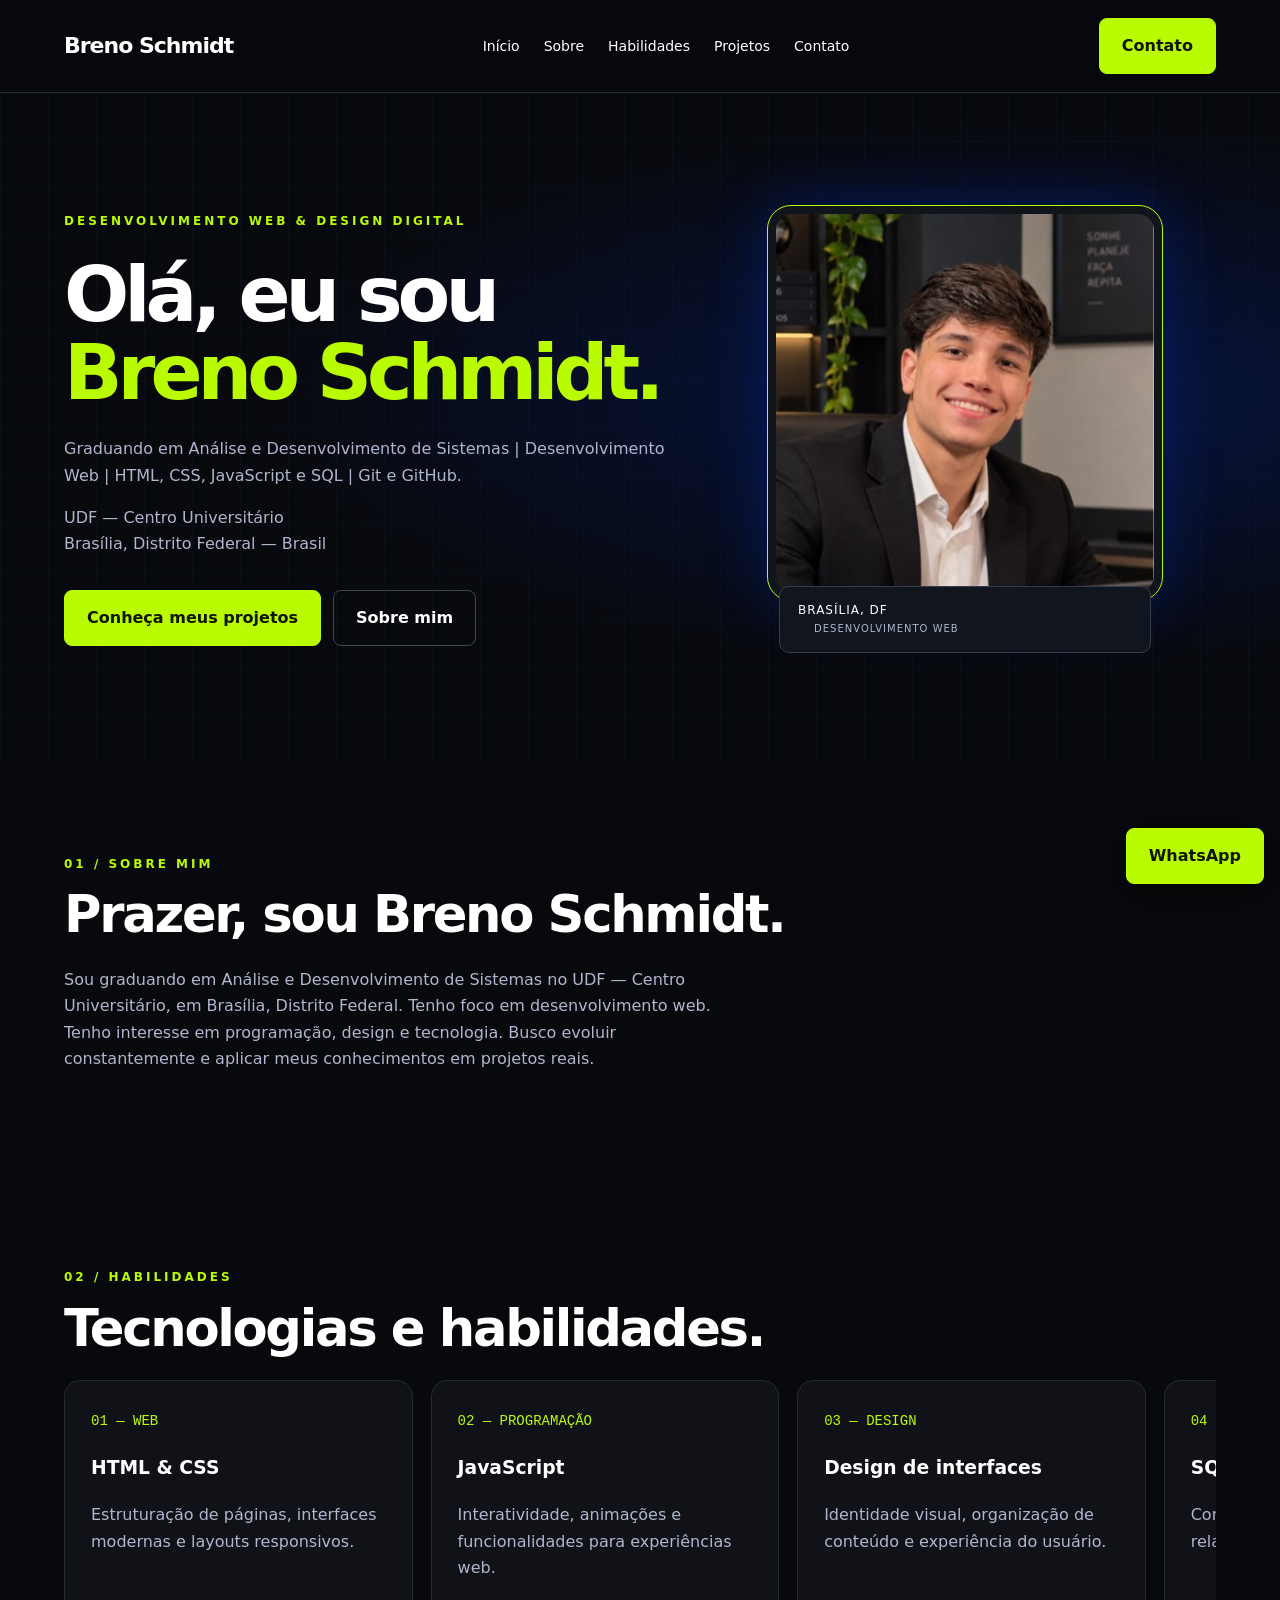
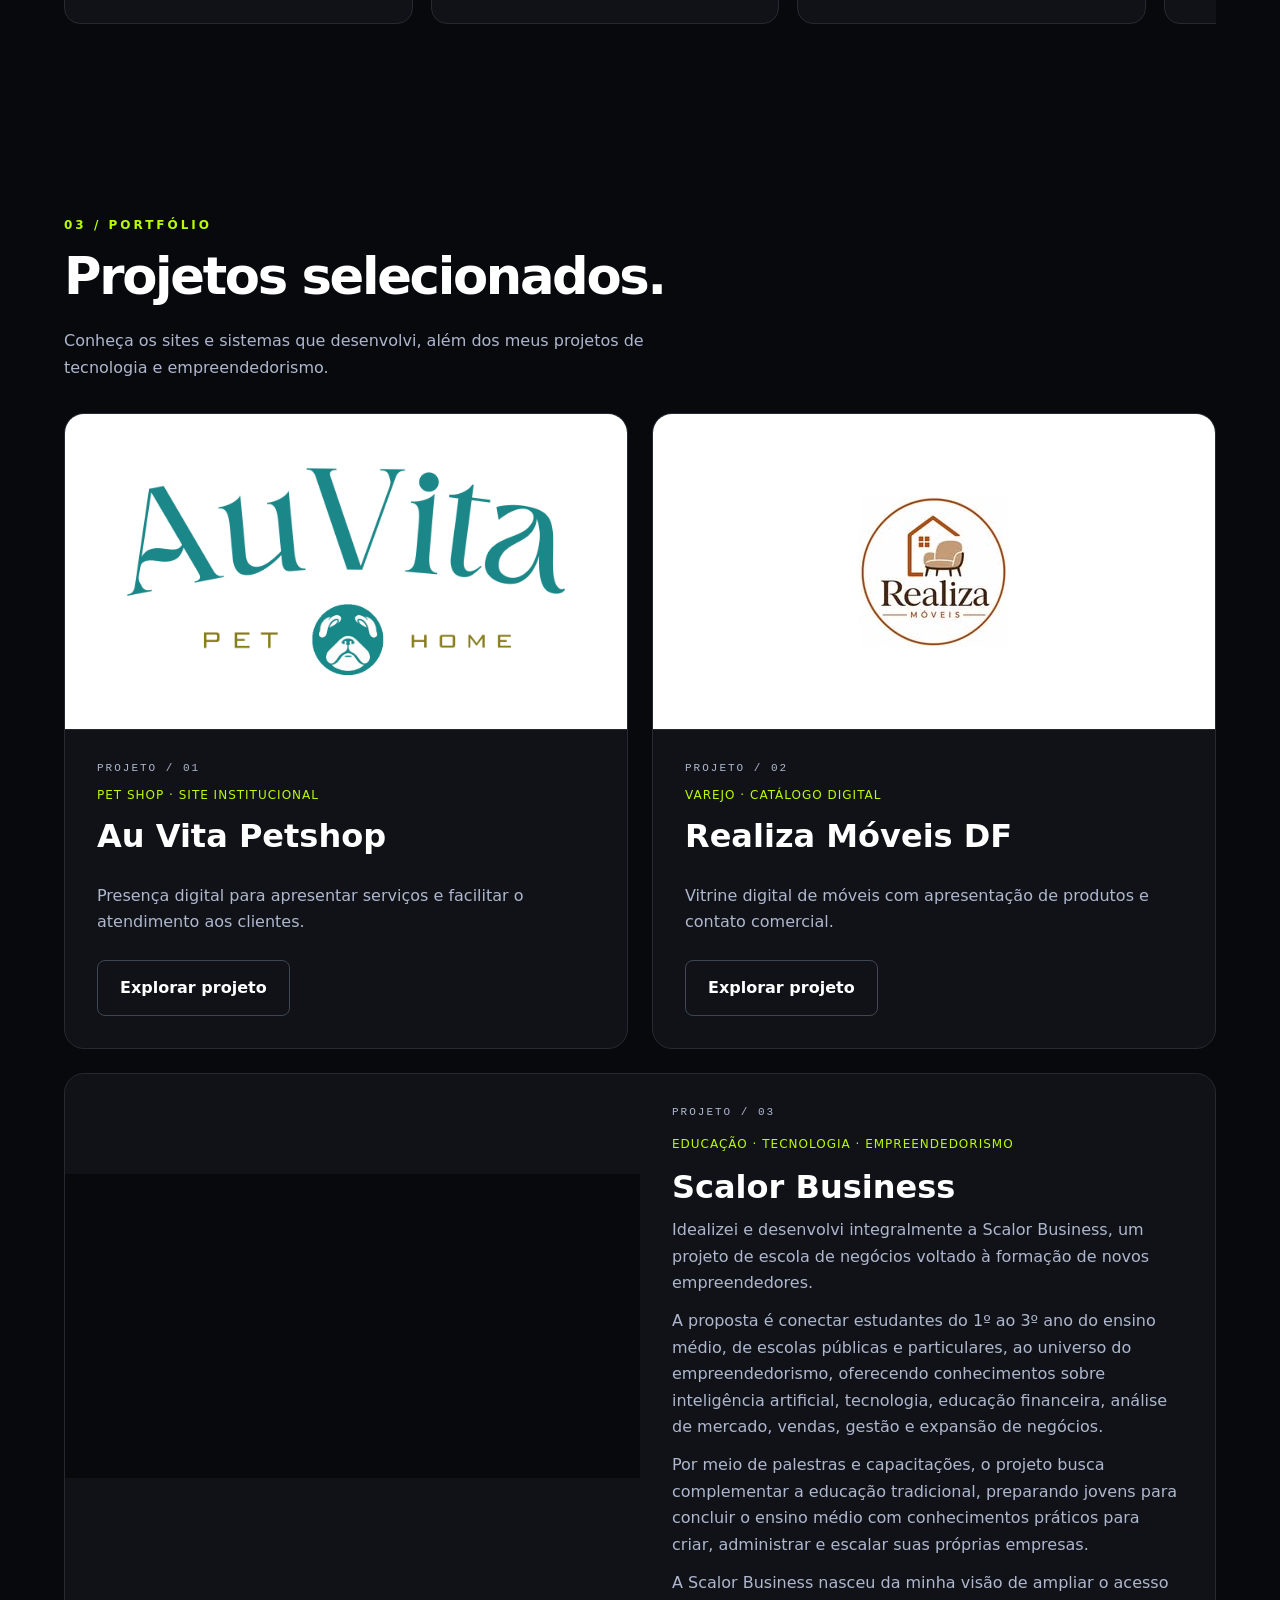
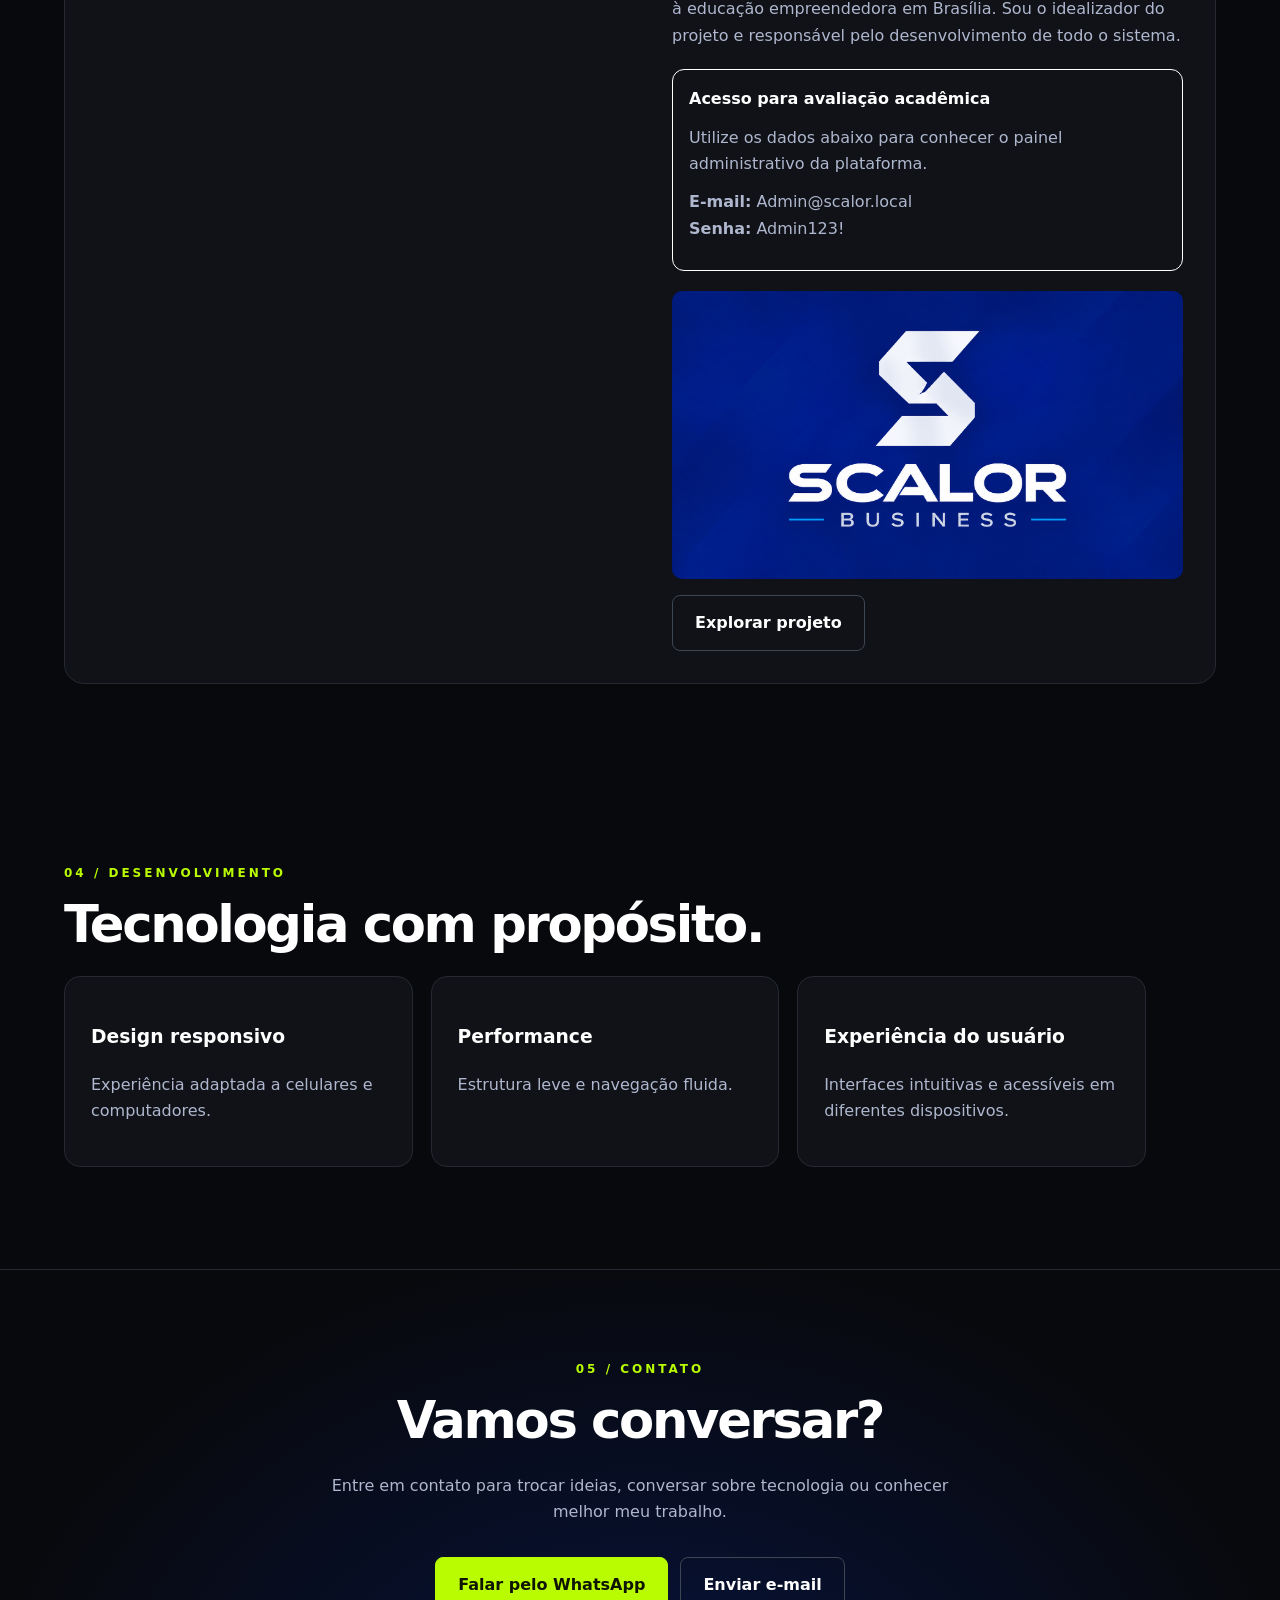
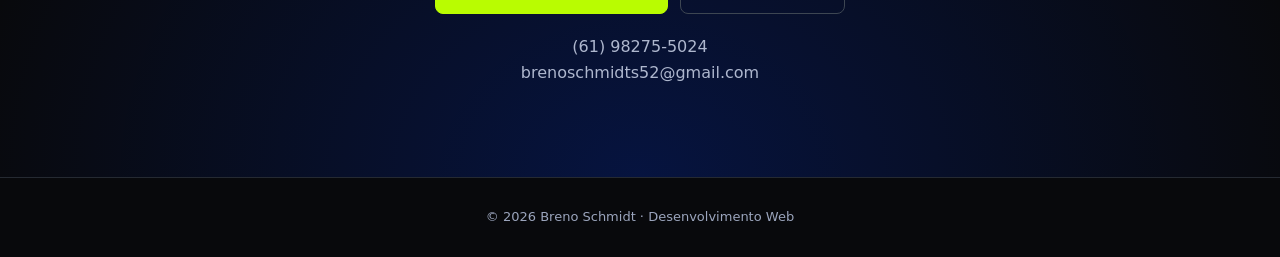
<file: index.html>
<!DOCTYPE html>

<html lang="pt-BR"><head><meta charset="utf-8"/><meta content="width=device-width, initial-scale=1" name="viewport"/><meta content="Portfólio pessoal de Breno Schmidt. Conheça minha trajetória, habilidades e projetos de desenvolvimento web." name="description"/><title>Breno Schmidt | Desenvolvimento Web</title><link href="css/style.css" rel="stylesheet"/></head><body><header><nav><a class="brand" href="#inicio">Breno Schmidt</a><div class="links"><a href="#inicio">Início</a><a href="#sobre">Sobre</a><a href="#servicos">Habilidades</a><a href="#projetos">Projetos</a><a href="#contato">Contato</a></div><a class="btn" href="https://wa.me/5561982755024">Contato</a></nav></header><main><section class="hero" id="inicio"><div class="wrap"><div><div class="eyebrow">Desenvolvimento web &amp; design digital</div><h1>Olá, eu sou<br/><span class="accent">Breno Schmidt.</span></h1><p>Graduando em Análise e Desenvolvimento de Sistemas | Desenvolvimento Web | HTML, CSS, JavaScript e SQL | Git e GitHub.</p><p>UDF — Centro Universitário<br/>Brasília, Distrito Federal — Brasil</p><div class="actions"><a class="btn" href="#projetos">Conheça meus projetos</a><a class="btn outline" href="#sobre">Sobre mim</a></div></div><div class="portrait"><div class="portrait-frame"><img alt="Retrato de Breno Schmidt" height="400" src="imagens/perfil.png" width="400"/></div><div class="portrait-label"> BRASÍLIA, DF <small>DESENVOLVIMENTO WEB</small></div></div></div></section><section class="wrap" id="sobre"><div class="eyebrow">01 / Sobre mim</div><h2>Prazer, sou Breno Schmidt.</h2><p>Sou graduando em Análise e Desenvolvimento de Sistemas no UDF — Centro Universitário, em Brasília, Distrito Federal. Tenho foco em desenvolvimento web. Tenho interesse em programação, design e tecnologia. Busco evoluir constantemente e aplicar meus conhecimentos em projetos reais.</p></section><section class="wrap" id="servicos"><div class="eyebrow">02 / Habilidades</div><h2>Tecnologias e habilidades.</h2><div aria-label="Habilidades: deslize para ver mais" class="grid swipe-cards" tabindex="0"><article class="card"><span class="num">01 — WEB</span><h3>HTML &amp; CSS</h3><p>Estruturação de páginas, interfaces modernas e layouts responsivos.</p></article><article class="card"><span class="num">02 — PROGRAMAÇÃO</span><h3>JavaScript</h3><p>Interatividade, animações e funcionalidades para experiências web.</p></article><article class="card"><span class="num">03 — DESIGN</span><h3>Design de interfaces</h3><p>Identidade visual, organização de conteúdo e experiência do usuário.</p></article><article class="card"><span class="num">04 — BANCO DE DADOS</span><h3>SQL</h3><p>Consultas e organização de dados relacionais.</p></article><article class="card"><span class="num">05 — VERSIONAMENTO</span><h3>Git</h3><p>Controle de versões e histórico de alterações.</p></article><article class="card"><span class="num">06 — REPOSITÓRIOS</span><h3>GitHub</h3><p>Organização e compartilhamento de projetos de código.</p></article></div></section><section class="wrap" id="projetos"><div class="eyebrow">03 / Portfólio</div><h2>Projetos selecionados.</h2><p>Conheça os sites e sistemas que desenvolvi, além dos meus projetos de tecnologia e empreendedorismo.</p><div class="grid projects"><article class="card project"><a aria-label="Visitar site Au Vita Petshop" class="project-cover" href="https://auvitateste01.netlify.app/" rel="noopener noreferrer" target="_blank"><img alt="Logotipo Au Vita Petshop" height="512" src="imagens/logo-auvita.png" width="1082"/></a><div class="info" style="min-height: 260px; display:flex; flex-direction:column; align-items:flex-start"><div class="project-index">PROJETO / 01</div><span class="tag">PET SHOP · SITE INSTITUCIONAL</span><h3>Au Vita Petshop</h3><p style="margin-bottom:24px">Presença digital para apresentar serviços e facilitar o atendimento aos clientes.</p><a class="btn outline" href="https://auvitateste01.netlify.app/" rel="noopener" style="margin-top:auto" target="_blank">Explorar projeto</a></div></article><article class="card project"><a aria-label="Visitar site Realiza Móveis DF" class="project-cover" href="https://realizamoveisdf.com.br/" rel="noopener noreferrer" target="_blank"><img alt="Logotipo Realiza Móveis DF" height="150" src="imagens/logo.png" width="150"/></a><div class="info" style="min-height: 260px; display:flex; flex-direction:column; align-items:flex-start"><div class="project-index">PROJETO / 02</div><span class="tag">VAREJO · CATÁLOGO DIGITAL</span><h3>Realiza Móveis DF</h3><p style="margin-bottom:24px">Vitrine digital de móveis com apresentação de produtos e contato comercial.</p><a class="btn outline" href="https://realizamoveisdf.com.br/" rel="noopener" style="margin-top:auto" target="_blank">Explorar projeto</a></div></article><article class="card project scalor-project"><div class="scalor-media"><video aria-label="Vídeo do desenvolvimento do sistema Scalor Business" autoplay="" loop="" muted="" playsinline="" preload="auto"><source src="videos/scalor-business.mp4" type="video/mp4"/>Seu navegador não suporta a reprodução deste vídeo.</video></div><div class="info"><div class="project-index">PROJETO / 03</div><span class="tag">EDUCAÇÃO · TECNOLOGIA · EMPREENDEDORISMO</span><h3>Scalor Business</h3><p>Idealizei e desenvolvi integralmente a Scalor Business, um projeto de escola de negócios voltado à formação de novos empreendedores.</p><p>A proposta é conectar estudantes do 1º ao 3º ano do ensino médio, de escolas públicas e particulares, ao universo do empreendedorismo, oferecendo conhecimentos sobre inteligência artificial, tecnologia, educação financeira, análise de mercado, vendas, gestão e expansão de negócios.</p><p>Por meio de palestras e capacitações, o projeto busca complementar a educação tradicional, preparando jovens para concluir o ensino médio com conhecimentos práticos para criar, administrar e escalar suas próprias empresas.</p><p>A Scalor Business nasceu da minha visão de ampliar o acesso à educação empreendedora em Brasília. Sou o idealizador do projeto e responsável pelo desenvolvimento de todo o sistema.</p><div class="academic-access" style="margin:20px 0;padding:16px;border:1px solid currentColor;border-radius:12px;overflow-wrap:anywhere"><h4 style="margin:0 0 8px">Acesso para avaliação acadêmica</h4><p>Utilize os dados abaixo para conhecer o painel administrativo da plataforma.</p><p><strong>E-mail:</strong> Admin@scalor.local<br/><strong>Senha:</strong> Admin123!</p></div><a aria-label="Visitar Scalor Business" class="scalor-logo-cover" href="https://scalorbusiness.com.br/" rel="noopener noreferrer" target="_blank"><img alt="Scalor Business" height="928" loading="lazy" src="imagens/logo-scalor.png" width="1648"/></a><a class="btn outline" href="https://scalorbusiness.com.br/" rel="noopener noreferrer" target="_blank">Explorar projeto</a></div></article></div></section><section class="wrap"><div class="eyebrow">04 / Desenvolvimento</div><h2>Tecnologia com propósito.</h2><div aria-label="Desenvolvimento: deslize para ver mais" class="grid swipe-cards" tabindex="0"><div class="card"><h3>Design responsivo</h3><p>Experiência adaptada a celulares e computadores.</p></div><div class="card"><h3>Performance</h3><p>Estrutura leve e navegação fluida.</p></div><div class="card"><h3>Experiência do usuário</h3><p>Interfaces intuitivas e acessíveis em diferentes dispositivos.</p></div></div></section><section class="cta" id="contato"><div class="wrap"><div class="eyebrow">05 / Contato</div><h2>Vamos conversar?</h2><p>Entre em contato para trocar ideias, conversar sobre tecnologia ou conhecer melhor meu trabalho.</p><div class="actions"><a class="btn" href="https://wa.me/5561982755024">Falar pelo WhatsApp</a><a class="btn outline" href="mailto:brenoschmidts52@gmail.com">Enviar e-mail</a></div><p style="margin-top:20px"><a href="https://wa.me/5561982755024">(61) 98275-5024</a><br/><a href="mailto:brenoschmidts52@gmail.com">brenoschmidts52@gmail.com</a></p></div></section></main><footer>© 2026 Breno Schmidt · Desenvolvimento Web</footer><a aria-label="Entrar em contato pelo WhatsApp" class="btn floating" href="https://wa.me/5561982755024">WhatsApp</a><script src="js/script.js"></script></body></html>
</file>
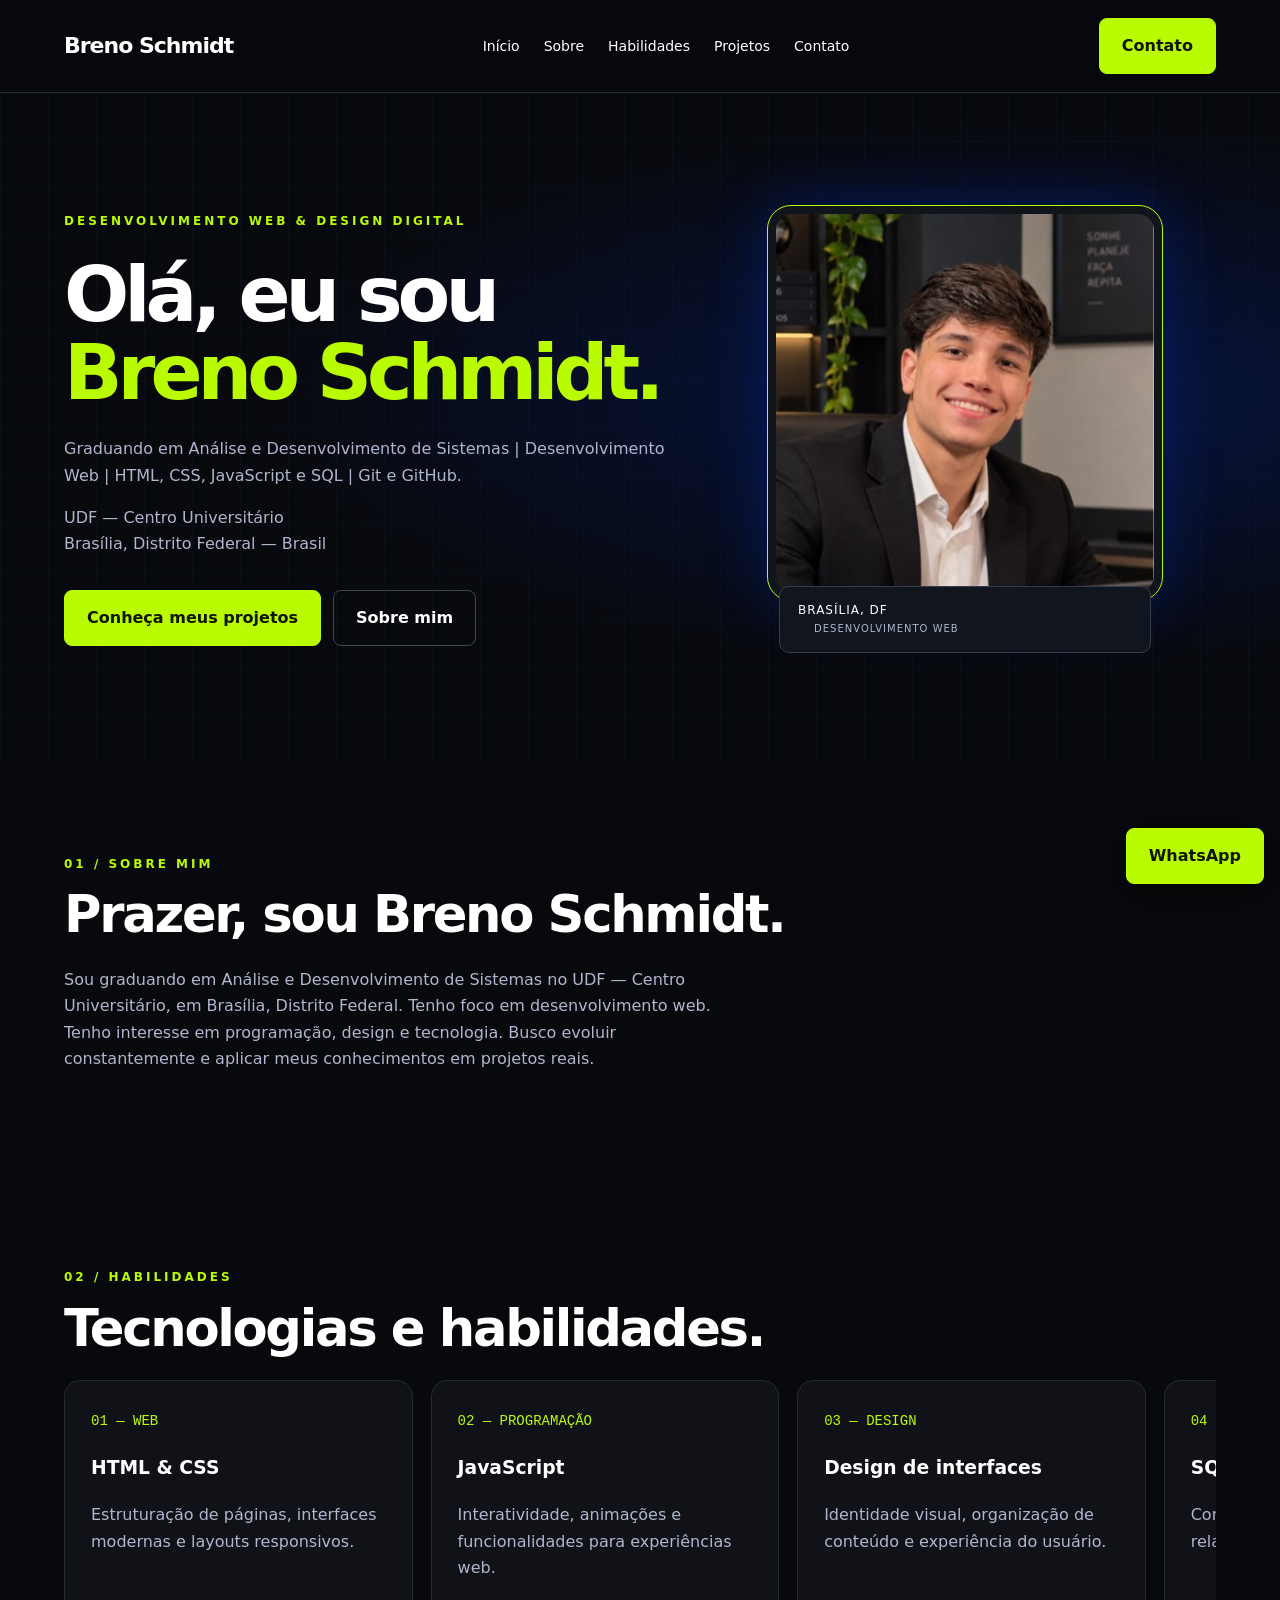
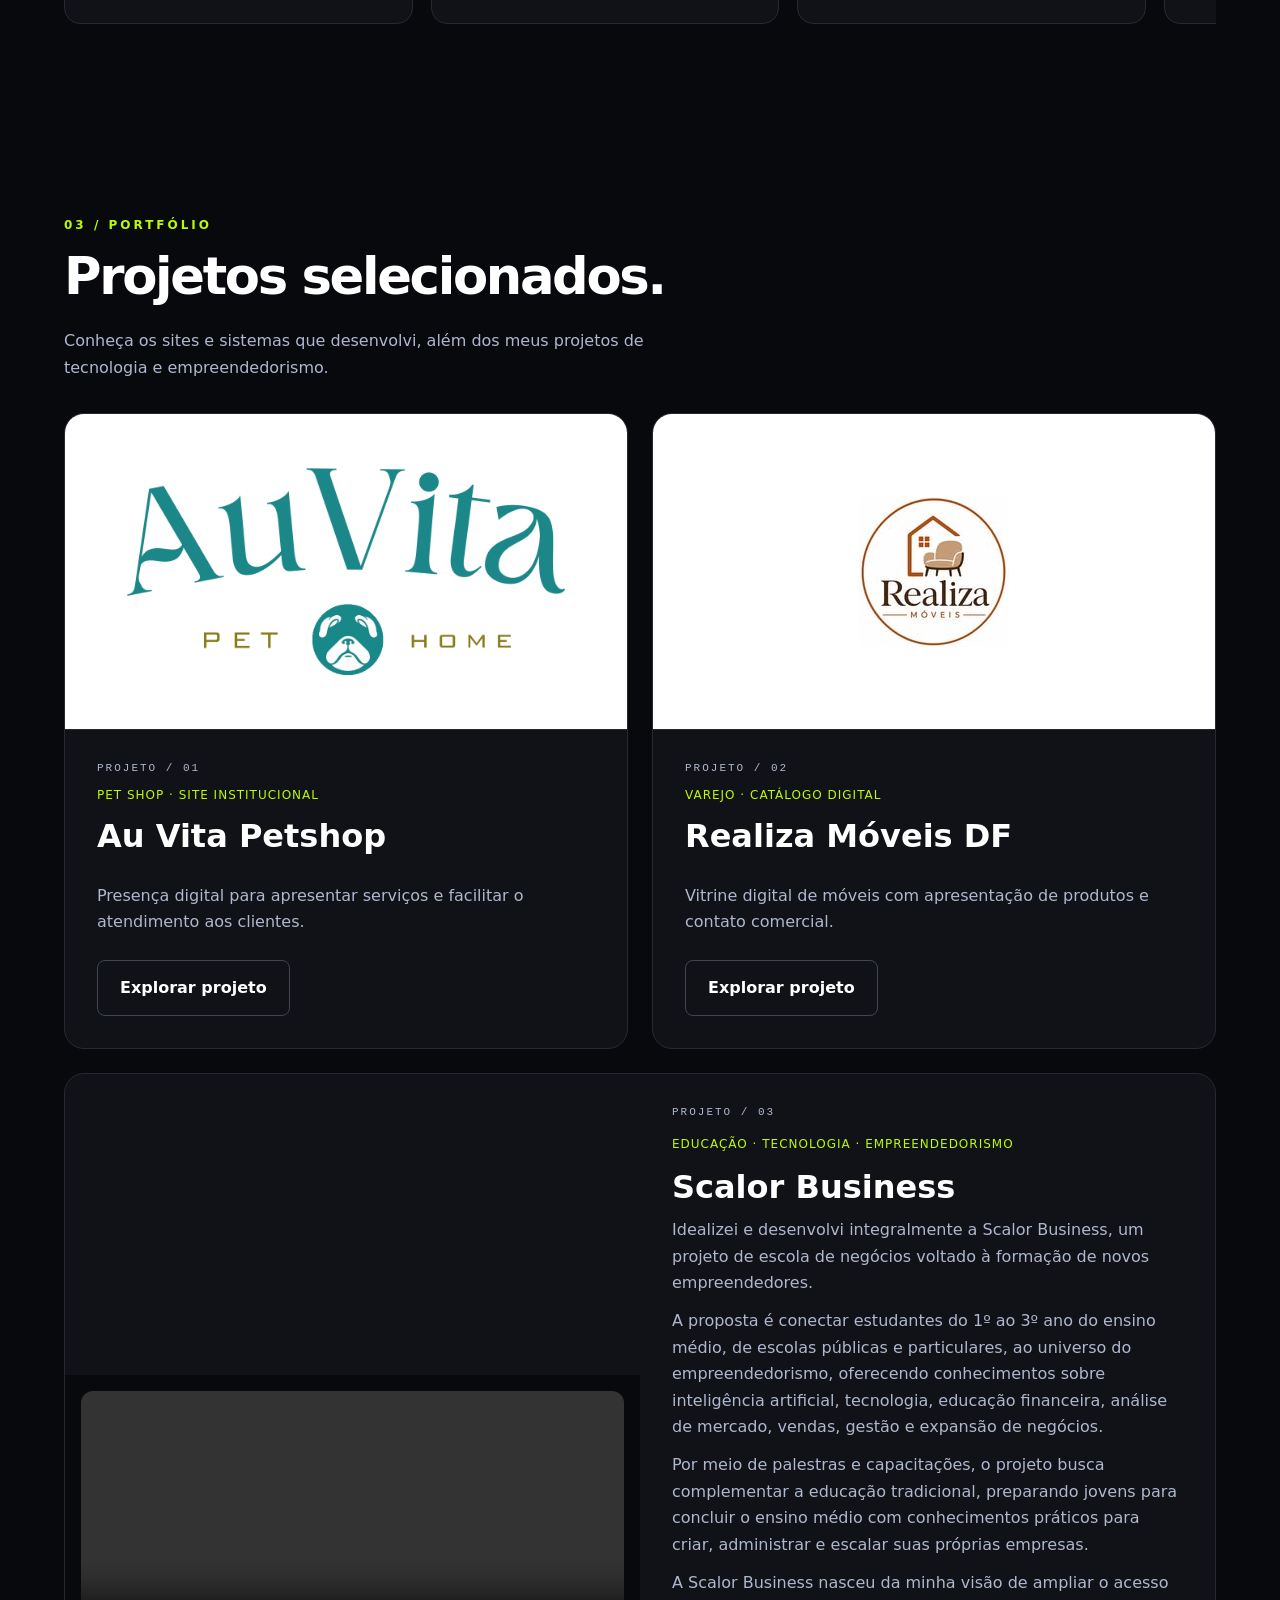
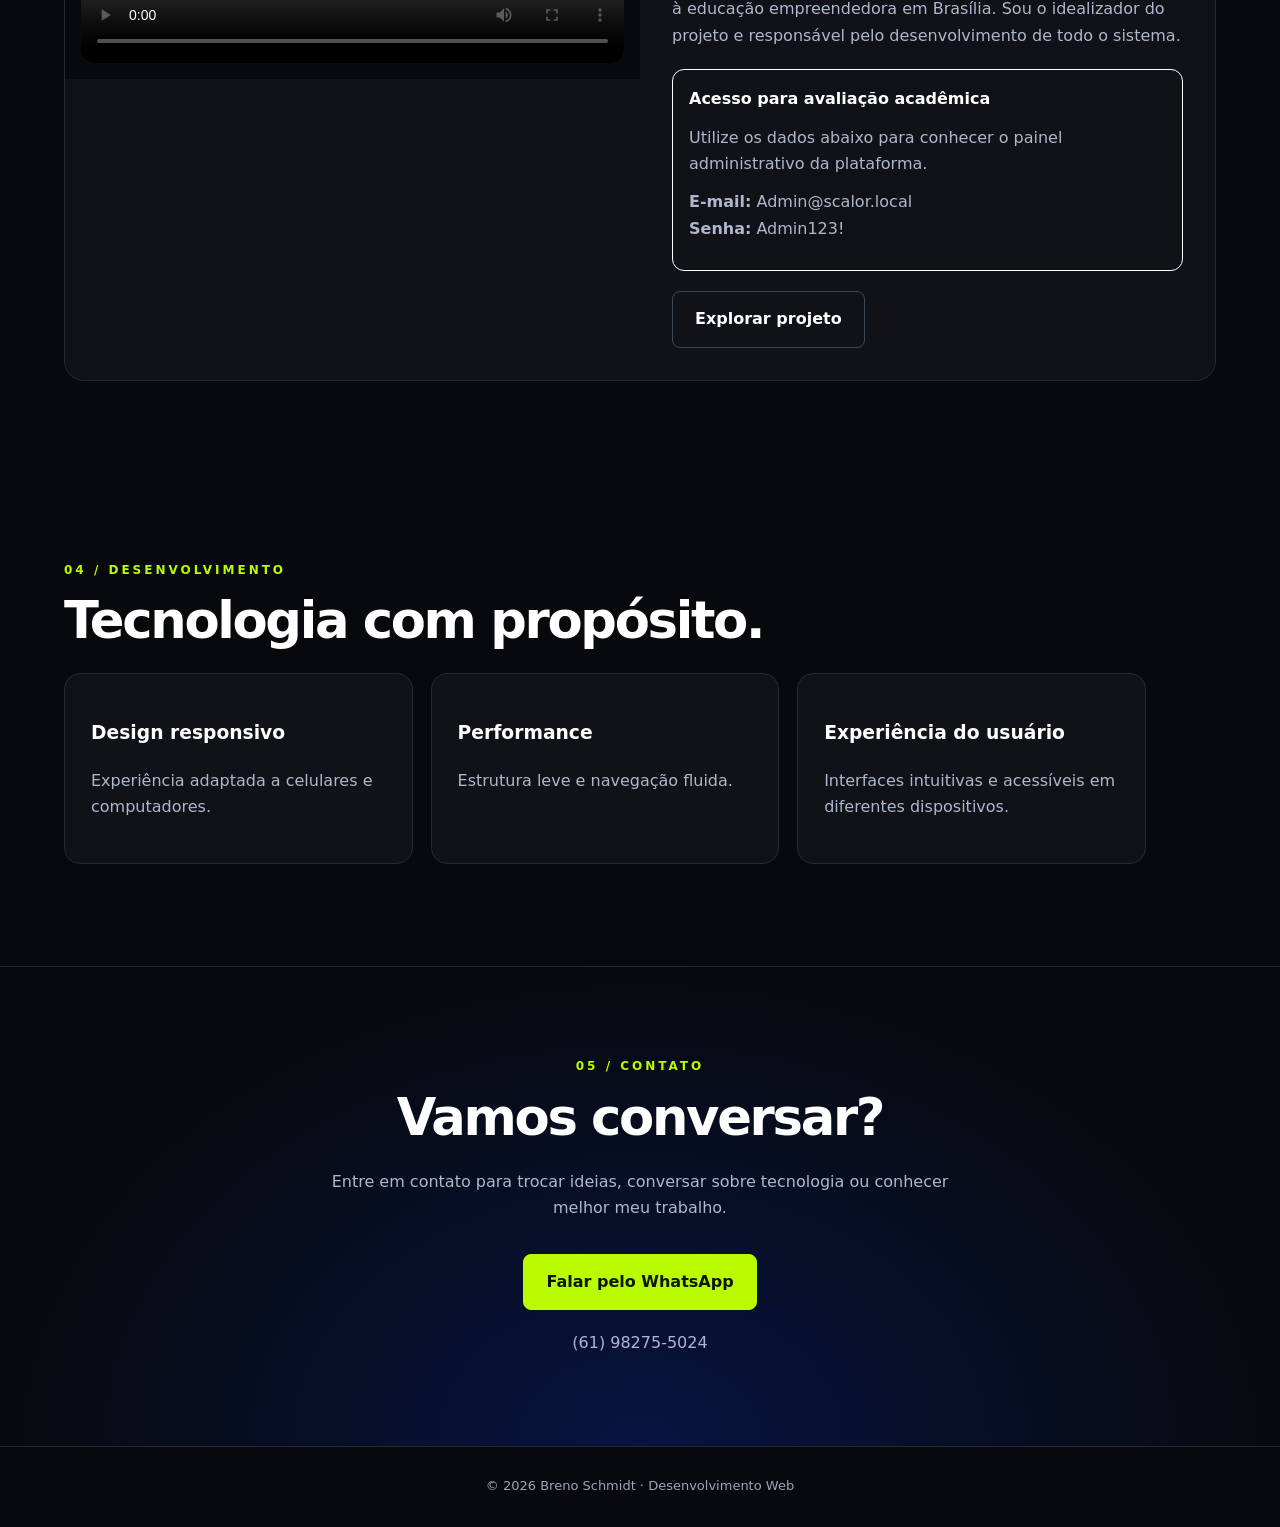
<file: portfolio-breno-responsivo (1)/index.html>
<!DOCTYPE html>

<html lang="pt-BR"><head><meta charset="utf-8"/><meta content="width=device-width, initial-scale=1" name="viewport"/><meta content="Portfólio pessoal de Breno Schmidt. Conheça minha trajetória, habilidades e projetos de desenvolvimento web." name="description"/><title>Breno Schmidt | Desenvolvimento Web</title><style>
:root{--blue:#0131cd;--light:#7795ff;--bg:#080a11;--line:#20263a}*{box-sizing:border-box}html{scroll-behavior:smooth}body{margin:0;background:var(--bg);color:white;font:16px/1.65 system-ui,sans-serif}a{color:inherit;text-decoration:none}header{position:sticky;top:0;z-index:5;background:#080a11ed;border-bottom:1px solid var(--line);backdrop-filter:blur(18px)}nav{max-width:1200px;margin:auto;padding:18px 24px;display:flex;align-items:center;justify-content:space-between;gap:20px}.brand{font-weight:900;letter-spacing:-1px;font-size:22px}.brand span,.accent{color:var(--light)}.links{display:flex;gap:24px;font-size:14px}.links a:hover{color:var(--light)}.btn{display:inline-flex;align-items:center;justify-content:center;padding:14px 22px;border-radius:9px;background:var(--blue);font-weight:700;border:1px solid #4165ef;transition:.2s}.btn:hover{transform:translateY(-3px);box-shadow:0 8px 35px #0131cd66}.outline{background:transparent;border-color:#39425c}.wrap{max-width:1200px;margin:auto;padding:90px 24px}section{scroll-margin-top:90px}.hero{position:relative;overflow:hidden;background:radial-gradient(ellipse at 80% 45%,#0131cd44,transparent 55%),linear-gradient(#11172955 1px,transparent 1px),linear-gradient(90deg,#11172955 1px,transparent 1px);background-size:auto,48px 48px,48px 48px}.hero .wrap{min-height:650px;display:grid;grid-template-columns:1.2fr 1fr;align-items:center;gap:48px}.eyebrow{font-size:12px;letter-spacing:3px;text-transform:uppercase;color:var(--light);font-weight:700}h1{font-size:clamp(44px,6.5vw,88px);line-height:1.02;letter-spacing:-.065em;margin:24px 0}h2{font-size:clamp(32px,4vw,52px);line-height:1.1;letter-spacing:-.045em;margin:12px 0 24px}p{color:#aeb7ce;max-width:650px}.actions{display:flex;gap:12px;flex-wrap:wrap;margin-top:32px}.orb{aspect-ratio:1;position:relative;display:grid;place-items:center;isolation:isolate}.orb:before,.orb:after{content:'';position:absolute;inset:8%;border:1px solid #5278ff;border-radius:50%;transform:rotate(-35deg) scaleY(.55);box-shadow:0 0 45px #0131cd88}.orb:after{transform:rotate(55deg) scaleY(.55)}.core{width:57%;aspect-ratio:1;border-radius:50%;display:grid;place-items:center;background:radial-gradient(circle at 30% 20%,#567bff,#0131cd 35%,#050a22 75%);box-shadow:0 0 90px #0131cd88;font-size:clamp(38px,6vw,80px);font-weight:800;letter-spacing:-8px;animation:float 5s ease-in-out infinite}@keyframes float{50%{transform:translateY(-12px)}}.grid{display:grid;grid-template-columns:repeat(3,1fr);gap:18px}.card{background:#101421;border:1px solid var(--line);border-radius:16px;padding:26px;overflow:hidden}.num{color:var(--light);font:14px monospace}.projects{grid-template-columns:repeat(2,1fr)}.project{padding:0}.project .info{padding:26px}.preview{height:260px;display:grid;place-items:center;position:relative;overflow:hidden;background:radial-gradient(circle at 70% 0%,#29418d,#11182c 65%)}.preview.pet{background:radial-gradient(circle at 70% 0%,#8b7355,#25201d 70%)}.mock{width:82%;border:1px solid #ffffff44;border-radius:12px;background:#0b0e16;box-shadow:0 20px 60px #0008;overflow:hidden;transform:rotate(-3deg)}.mocktop{padding:10px;background:#ffffff15;font-size:11px;color:#b8bfd0}.mockbody{padding:30px 20px;text-align:center}.mockbody strong{font-size:28px;display:block}.mockbody small{color:#bfc5d5}.mockbody i{display:block;width:40%;height:8px;background:#5278ff;border-radius:10px;margin:18px auto}.pet .mockbody{background:#e8d9c4;color:#30271e}.pet .mockbody small{color:#594a39}.pet .mockbody i{background:#947958}.tag{font-size:12px;color:var(--light);letter-spacing:1px}.gallery{display:grid;grid-template-columns:repeat(2,1fr);gap:18px}.gallery .preview{border-radius:14px;border:1px solid var(--line)}.cta{text-align:center;background:radial-gradient(ellipse at bottom,#0131cd44,transparent 75%);border-top:1px solid var(--line)}.cta p{margin:auto}.cta .actions{justify-content:center}footer{border-top:1px solid var(--line);padding:28px 24px;text-align:center;color:#9ba5bd;font-size:13px}.floating{position:fixed;bottom:20px;right:20px;z-index:9;border-radius:50px;box-shadow:0 8px 35px #0008}.menu{display:none;background:none;border:1px solid var(--line);color:white;padding:8px 12px;border-radius:6px;font-size:20px}@media(max-width:760px){nav{padding:14px 18px}.menu{display:block}.links{display:none;position:absolute;top:65px;left:0;right:0;background:#101421;padding:24px;flex-direction:column}.links.open{display:flex}nav>.btn{display:none}.hero .wrap{grid-template-columns:1fr;gap:0;min-height:auto;padding-top:65px}.orb{max-width:280px;width:100%;margin:auto}.wrap{padding:60px 20px}.grid,.projects,.gallery{grid-template-columns:1fr}.preview{height:220px}.floating{font-size:13px;padding:10px 16px}footer{padding-bottom:75px}}@media(prefers-reduced-motion:reduce){*{animation:none!important;scroll-behavior:auto!important;transition:none!important}}

:root{--light:#B9FC01;--bg:#08090c;--line:#252a32}body{overflow-wrap:break-word}header{background:#08090cf2}.btn{background:#B9FC01;color:#101500;border-color:#B9FC01;border-radius:8px}.btn:hover{box-shadow:0 8px 30px #b9fc012b}.outline{background:transparent;color:white;border-color:#3d4652}.outline:hover{border-color:#B9FC01;color:#B9FC01}.hero .wrap{grid-template-columns:minmax(0,1.2fr) minmax(0,1fr)}.portrait{position:relative;max-width:440px;width:100%;margin:auto;padding:22px}.portrait-frame{position:relative;border:1px solid #B9FC01;border-radius:24px;padding:8px;background:#10141b;box-shadow:0 0 60px #0131cd55}.portrait-frame img{display:block;width:100%;height:auto;aspect-ratio:1;object-fit:cover;border-radius:16px}.portrait-label{position:relative;margin:-15px 12px 0;padding:14px 18px;background:#11151e;border:1px solid #343d4d;border-radius:10px;font-size:12px;letter-spacing:1px}.portrait-label span{color:#B9FC01}.portrait-label small{display:block;color:#aeb7ce;margin-left:16px}.project{background:#101217;border-radius:20px;transition:transform .25s,border-color .25s}.project:hover{transform:translateY(-5px);border-color:#B9FC01}.project-image{display:block}.project .preview{height:auto;aspect-ratio:16/10}.project .mock{transition:transform .35s}.project:hover .mock{transform:rotate(0) scale(1.04)}.preview-label{position:absolute;bottom:10px;left:14px;font-size:10px;letter-spacing:1px;color:white;background:#08090cbb;padding:4px 8px;border-radius:4px}.project-index{font:11px monospace;color:#aeb7ce;margin-bottom:12px;letter-spacing:2px}.project h3{font-size:clamp(23px,3vw,32px);line-height:1.15;margin:12px 0}.project .info{padding:clamp(18px,3vw,32px)}.projects{gap:24px;margin-top:32px}.card{background:#101217}.floating{bottom:max(16px,env(safe-area-inset-bottom));right:16px}a:focus-visible,button:focus-visible{outline:2px solid #B9FC01;outline-offset:4px}.hero h1{font-size:clamp(42px,6vw,82px)}@media(max-width:900px){.links{gap:12px}nav{gap:12px}}@media(max-width:760px){.hero .wrap{grid-template-columns:minmax(0,1fr);gap:30px}.portrait{max-width:340px;padding:10px}.hero .actions .btn{flex:1 1 190px}.project .preview{aspect-ratio:16/11}.project .mockbody{padding:20px 12px}.project .mockbody strong{font-size:22px}.wrap{padding:55px 20px}.links{max-height:75vh;overflow:auto}}@media(max-width:360px){.wrap{padding-left:14px;padding-right:14px}.portrait-label{margin-left:0;margin-right:0}.project .mockbody strong{font-size:18px}}

.project-cover{display:flex;align-items:center;justify-content:center;aspect-ratio:16/9;background:#fff;padding:clamp(24px,5vw,54px);overflow:hidden;border-bottom:1px solid var(--line)}.project-cover img{display:block;width:100%;height:100%;max-width:100%;object-fit:contain;transition:transform .3s ease}.project-cover:hover img{transform:scale(1.04)}.project-cover:focus-visible{outline-offset:-5px}.project:nth-child(2) .project-cover img{width:auto;max-width:100%;max-height:100%;height:auto;object-fit:contain}@media(max-width:760px){.project-cover{padding:26px;aspect-ratio:16/10}}
@media(max-width:760px){nav{display:flex;flex-direction:column;align-items:flex-start;gap:10px;padding:12px 16px 8px}.links{display:flex;position:static;flex-direction:row;justify-content:space-between;align-items:center;gap:6px;width:100%;padding:0;background:transparent;overflow:visible;max-height:none;font-size:clamp(11px,3.3vw,14px)}.links a{white-space:nowrap;display:flex;align-items:center;min-height:44px}.brand{font-size:22px}section{scroll-margin-top:120px}}

/* Carrosséis exclusivos de habilidades e desenvolvimento */
.grid.swipe-cards{display:flex;flex-wrap:nowrap;gap:18px;overflow-x:auto;scroll-snap-type:x mandatory;overscroll-behavior-x:contain;scrollbar-width:thin;scrollbar-color:var(--light) var(--line);padding-bottom:12px;cursor:grab;min-width:0}
.swipe-cards>.card{flex:0 0 calc((100% - 54px)/3.15);min-width:0;scroll-snap-align:start;scroll-snap-stop:always}
.swipe-cards.dragging{cursor:grabbing;scroll-snap-type:none;user-select:none}
.swipe-cards:focus-visible{outline:2px solid var(--light);outline-offset:4px}
@media(max-width:760px){.grid.swipe-cards{gap:14px}.swipe-cards>.card{flex-basis:85%;padding:24px}}
</style><style> .scalor-project{grid-column:1/-1;display:grid;grid-template-columns:minmax(0,1fr) minmax(0,1fr);align-items:center}.scalor-media{background:#08090c;display:grid;place-items:center;min-width:0;height:100%;padding:16px}.scalor-media video{display:block;width:100%;max-height:560px;object-fit:contain;border-radius:12px}.scalor-project .info p{margin:12px 0}.scalor-project:hover{transform:none}@media(max-width:760px){.scalor-project{grid-template-columns:minmax(0,1fr)}.scalor-media{padding:0}.scalor-media video{max-height:460px;border-radius:0}}</style><style>
/* Ajustes responsivos finais */
.wrap, nav, .grid, .project, .info, .hero .wrap > div {min-width:0}
img, video {max-width:100%}
.projects {grid-template-columns:repeat(2,minmax(0,1fr))}
.scalor-project {grid-template-columns:minmax(0,1fr) minmax(0,1fr)}
.scalor-media {height:auto;align-self:center;width:100%}
.academic-access {max-width:100%;overflow-wrap:anywhere}
.btn {max-width:100%;text-align:center;white-space:normal}
@media (min-width:761px) and (max-width:1000px){nav>.btn{display:none}.links{gap:12px}.hero .wrap{gap:24px;min-height:0}.swipe-cards>.card{flex-basis:44%}.scalor-project{grid-template-columns:minmax(0,1fr)}.scalor-media video{max-height:480px}}
@media (max-width:760px){.projects,.scalor-project{grid-template-columns:minmax(0,1fr)}.hero h1{font-size:clamp(34px,9vw,58px);overflow-wrap:anywhere}.hero .wrap{padding-top:40px}.links{flex-wrap:wrap;justify-content:flex-start;column-gap:clamp(8px,3vw,20px);row-gap:0}.links a{min-height:40px}.scalor-media{padding:0}.scalor-media video{width:100%;height:auto;max-height:65vh}.scalor-project .info{padding:20px}.scalor-project .btn{width:100%}.project-cover{min-height:0}.swipe-cards>.card{flex-basis:85%}.floating{right:12px;bottom:max(12px,env(safe-area-inset-bottom));min-height:44px}section{scroll-margin-top:145px}.actions{gap:10px}.cta .wrap{padding-bottom:75px}}
@media(max-width:360px){nav{padding-inline:12px}.links{column-gap:8px}.links a{font-size:11px}.scalor-project .info{padding:14px}.academic-access{padding:12px!important}.swipe-cards>.card{padding:18px;flex-basis:90%}}
</style></head><body><header><nav><a class="brand" href="#inicio">Breno Schmidt</a><div class="links"><a href="#inicio">Início</a><a href="#sobre">Sobre</a><a href="#servicos">Habilidades</a><a href="#projetos">Projetos</a><a href="#contato">Contato</a></div><a class="btn" href="https://wa.me/5561982755024">Contato</a></nav></header><main><section class="hero" id="inicio"><div class="wrap"><div><div class="eyebrow">Desenvolvimento web &amp; design digital</div><h1>Olá, eu sou<br/><span class="accent">Breno Schmidt.</span></h1><p>Graduando em Análise e Desenvolvimento de Sistemas | Desenvolvimento Web | HTML, CSS, JavaScript e SQL | Git e GitHub.</p><p>UDF — Centro Universitário<br/>Brasília, Distrito Federal — Brasil</p><div class="actions"><a class="btn" href="#projetos">Conheça meus projetos</a><a class="btn outline" href="#sobre">Sobre mim</a></div></div><div class="portrait"><div class="portrait-frame"><img alt="Retrato de Breno Schmidt" height="400" src="perfil.png" width="400"/></div><div class="portrait-label"> BRASÍLIA, DF <small>DESENVOLVIMENTO WEB</small></div></div></div></section><section class="wrap" id="sobre"><div class="eyebrow">01 / Sobre mim</div><h2>Prazer, sou Breno Schmidt.</h2><p>Sou graduando em Análise e Desenvolvimento de Sistemas no UDF — Centro Universitário, em Brasília, Distrito Federal. Tenho foco em desenvolvimento web. Tenho interesse em programação, design e tecnologia. Busco evoluir constantemente e aplicar meus conhecimentos em projetos reais.</p></section><section class="wrap" id="servicos"><div class="eyebrow">02 / Habilidades</div><h2>Tecnologias e habilidades.</h2><div aria-label="Habilidades: deslize para ver mais" class="grid swipe-cards" tabindex="0"><article class="card"><span class="num">01 — WEB</span><h3>HTML &amp; CSS</h3><p>Estruturação de páginas, interfaces modernas e layouts responsivos.</p></article><article class="card"><span class="num">02 — PROGRAMAÇÃO</span><h3>JavaScript</h3><p>Interatividade, animações e funcionalidades para experiências web.</p></article><article class="card"><span class="num">03 — DESIGN</span><h3>Design de interfaces</h3><p>Identidade visual, organização de conteúdo e experiência do usuário.</p></article><article class="card"><span class="num">04 — BANCO DE DADOS</span><h3>SQL</h3><p>Consultas e organização de dados relacionais.</p></article><article class="card"><span class="num">05 — VERSIONAMENTO</span><h3>Git</h3><p>Controle de versões e histórico de alterações.</p></article><article class="card"><span class="num">06 — REPOSITÓRIOS</span><h3>GitHub</h3><p>Organização e compartilhamento de projetos de código.</p></article></div></section><section class="wrap" id="projetos"><div class="eyebrow">03 / Portfólio</div><h2>Projetos selecionados.</h2><p>Conheça os sites e sistemas que desenvolvi, além dos meus projetos de tecnologia e empreendedorismo.</p><div class="grid projects"><article class="card project"><a aria-label="Visitar site Au Vita Petshop" class="project-cover" href="https://auvitateste01.netlify.app/" rel="noopener noreferrer" target="_blank"><img alt="Logotipo Au Vita Petshop" height="512" src="logo-auvita.png" width="1082"/></a><div class="info" style="min-height: 260px; display:flex; flex-direction:column; align-items:flex-start"><div class="project-index">PROJETO / 01</div><span class="tag">PET SHOP · SITE INSTITUCIONAL</span><h3>Au Vita Petshop</h3><p style="margin-bottom:24px">Presença digital para apresentar serviços e facilitar o atendimento aos clientes.</p><a class="btn outline" href="https://auvitateste01.netlify.app/" rel="noopener" style="margin-top:auto" target="_blank">Explorar projeto</a></div></article><article class="card project"><a aria-label="Visitar site Realiza Móveis DF" class="project-cover" href="https://realizamoveisdf.com.br/" rel="noopener noreferrer" target="_blank"><img alt="Logotipo Realiza Móveis DF" height="150" src="logo.png" width="150"/></a><div class="info" style="min-height: 260px; display:flex; flex-direction:column; align-items:flex-start"><div class="project-index">PROJETO / 02</div><span class="tag">VAREJO · CATÁLOGO DIGITAL</span><h3>Realiza Móveis DF</h3><p style="margin-bottom:24px">Vitrine digital de móveis com apresentação de produtos e contato comercial.</p><a class="btn outline" href="https://realizamoveisdf.com.br/" rel="noopener" style="margin-top:auto" target="_blank">Explorar projeto</a></div></article><article class="card project scalor-project"><div class="scalor-media"><video aria-label="Vídeo do desenvolvimento do sistema Scalor Business" controls="" playsinline="" preload="metadata"><source src="scalor-business.mp4" type="video/mp4"/>Seu navegador não suporta a reprodução deste vídeo.</video></div><div class="info"><div class="project-index">PROJETO / 03</div><span class="tag">EDUCAÇÃO · TECNOLOGIA · EMPREENDEDORISMO</span><h3>Scalor Business</h3><p>Idealizei e desenvolvi integralmente a Scalor Business, um projeto de escola de negócios voltado à formação de novos empreendedores.</p><p>A proposta é conectar estudantes do 1º ao 3º ano do ensino médio, de escolas públicas e particulares, ao universo do empreendedorismo, oferecendo conhecimentos sobre inteligência artificial, tecnologia, educação financeira, análise de mercado, vendas, gestão e expansão de negócios.</p><p>Por meio de palestras e capacitações, o projeto busca complementar a educação tradicional, preparando jovens para concluir o ensino médio com conhecimentos práticos para criar, administrar e escalar suas próprias empresas.</p><p>A Scalor Business nasceu da minha visão de ampliar o acesso à educação empreendedora em Brasília. Sou o idealizador do projeto e responsável pelo desenvolvimento de todo o sistema.</p><div class="academic-access" style="margin:20px 0;padding:16px;border:1px solid currentColor;border-radius:12px;overflow-wrap:anywhere"><h4 style="margin:0 0 8px">Acesso para avaliação acadêmica</h4><p>Utilize os dados abaixo para conhecer o painel administrativo da plataforma.</p><p><strong>E-mail:</strong> Admin@scalor.local<br><strong>Senha:</strong> Admin123!</p></div><a class="btn outline" href="https://scalorbusiness.com.br/" rel="noopener noreferrer" target="_blank">Explorar projeto</a></div></article></div></section><section class="wrap"><div class="eyebrow">04 / Desenvolvimento</div><h2>Tecnologia com propósito.</h2><div aria-label="Desenvolvimento: deslize para ver mais" class="grid swipe-cards" tabindex="0"><div class="card"><h3>Design responsivo</h3><p>Experiência adaptada a celulares e computadores.</p></div><div class="card"><h3>Performance</h3><p>Estrutura leve e navegação fluida.</p></div><div class="card"><h3>Experiência do usuário</h3><p>Interfaces intuitivas e acessíveis em diferentes dispositivos.</p></div></div></section><section class="cta" id="contato"><div class="wrap"><div class="eyebrow">05 / Contato</div><h2>Vamos conversar?</h2><p>Entre em contato para trocar ideias, conversar sobre tecnologia ou conhecer melhor meu trabalho.</p><div class="actions"><a class="btn" href="https://wa.me/5561982755024">Falar pelo WhatsApp</a></div><p style="margin-top:20px">(61) 98275-5024</p></div></section></main><footer>© 2026 Breno Schmidt · Desenvolvimento Web</footer><a aria-label="Entrar em contato pelo WhatsApp" class="btn floating" href="https://wa.me/5561982755024">WhatsApp</a><script>
document.querySelectorAll('.swipe-cards').forEach(track=>{
 let startX=0,startScroll=0,active=false;
 track.addEventListener('pointerdown',e=>{if(e.pointerType!=='mouse'||e.button!==0)return;active=true;startX=e.clientX;startScroll=track.scrollLeft;track.setPointerCapture(e.pointerId);track.classList.add('dragging');});
 track.addEventListener('pointermove',e=>{if(active)track.scrollLeft=startScroll-(e.clientX-startX);});
 const stop=()=>{active=false;track.classList.remove('dragging');};
 track.addEventListener('pointerup',stop);track.addEventListener('pointercancel',stop);track.addEventListener('lostpointercapture',stop);
});
</script></body></html>
</file>
<file: css/style.css>
:root{--blue:#0131cd;--light:#7795ff;--bg:#080a11;--line:#20263a}*{box-sizing:border-box}html{scroll-behavior:smooth}body{margin:0;background:var(--bg);color:white;font:16px/1.65 system-ui,sans-serif}a{color:inherit;text-decoration:none}header{position:sticky;top:0;z-index:5;background:#080a11ed;border-bottom:1px solid var(--line);backdrop-filter:blur(18px)}nav{max-width:1200px;margin:auto;padding:18px 24px;display:flex;align-items:center;justify-content:space-between;gap:20px}.brand{font-weight:900;letter-spacing:-1px;font-size:22px}.brand span,.accent{color:var(--light)}.links{display:flex;gap:24px;font-size:14px}.links a:hover{color:var(--light)}.btn{display:inline-flex;align-items:center;justify-content:center;padding:14px 22px;border-radius:9px;background:var(--blue);font-weight:700;border:1px solid #4165ef;transition:.2s}.btn:hover{transform:translateY(-3px);box-shadow:0 8px 35px #0131cd66}.outline{background:transparent;border-color:#39425c}.wrap{max-width:1200px;margin:auto;padding:90px 24px}section{scroll-margin-top:90px}.hero{position:relative;overflow:hidden;background:radial-gradient(ellipse at 80% 45%,#0131cd44,transparent 55%),linear-gradient(#11172955 1px,transparent 1px),linear-gradient(90deg,#11172955 1px,transparent 1px);background-size:auto,48px 48px,48px 48px}.hero .wrap{min-height:650px;display:grid;grid-template-columns:1.2fr 1fr;align-items:center;gap:48px}.eyebrow{font-size:12px;letter-spacing:3px;text-transform:uppercase;color:var(--light);font-weight:700}h1{font-size:clamp(44px,6.5vw,88px);line-height:1.02;letter-spacing:-.065em;margin:24px 0}h2{font-size:clamp(32px,4vw,52px);line-height:1.1;letter-spacing:-.045em;margin:12px 0 24px}p{color:#aeb7ce;max-width:650px}.actions{display:flex;gap:12px;flex-wrap:wrap;margin-top:32px}.orb{aspect-ratio:1;position:relative;display:grid;place-items:center;isolation:isolate}.orb:before,.orb:after{content:'';position:absolute;inset:8%;border:1px solid #5278ff;border-radius:50%;transform:rotate(-35deg) scaleY(.55);box-shadow:0 0 45px #0131cd88}.orb:after{transform:rotate(55deg) scaleY(.55)}.core{width:57%;aspect-ratio:1;border-radius:50%;display:grid;place-items:center;background:radial-gradient(circle at 30% 20%,#567bff,#0131cd 35%,#050a22 75%);box-shadow:0 0 90px #0131cd88;font-size:clamp(38px,6vw,80px);font-weight:800;letter-spacing:-8px;animation:float 5s ease-in-out infinite}@keyframes float{50%{transform:translateY(-12px)}}.grid{display:grid;grid-template-columns:repeat(3,1fr);gap:18px}.card{background:#101421;border:1px solid var(--line);border-radius:16px;padding:26px;overflow:hidden}.num{color:var(--light);font:14px monospace}.projects{grid-template-columns:repeat(2,1fr)}.project{padding:0}.project .info{padding:26px}.preview{height:260px;display:grid;place-items:center;position:relative;overflow:hidden;background:radial-gradient(circle at 70% 0%,#29418d,#11182c 65%)}.preview.pet{background:radial-gradient(circle at 70% 0%,#8b7355,#25201d 70%)}.mock{width:82%;border:1px solid #ffffff44;border-radius:12px;background:#0b0e16;box-shadow:0 20px 60px #0008;overflow:hidden;transform:rotate(-3deg)}.mocktop{padding:10px;background:#ffffff15;font-size:11px;color:#b8bfd0}.mockbody{padding:30px 20px;text-align:center}.mockbody strong{font-size:28px;display:block}.mockbody small{color:#bfc5d5}.mockbody i{display:block;width:40%;height:8px;background:#5278ff;border-radius:10px;margin:18px auto}.pet .mockbody{background:#e8d9c4;color:#30271e}.pet .mockbody small{color:#594a39}.pet .mockbody i{background:#947958}.tag{font-size:12px;color:var(--light);letter-spacing:1px}.gallery{display:grid;grid-template-columns:repeat(2,1fr);gap:18px}.gallery .preview{border-radius:14px;border:1px solid var(--line)}.cta{text-align:center;background:radial-gradient(ellipse at bottom,#0131cd44,transparent 75%);border-top:1px solid var(--line)}.cta p{margin:auto}.cta .actions{justify-content:center}footer{border-top:1px solid var(--line);padding:28px 24px;text-align:center;color:#9ba5bd;font-size:13px}.floating{position:fixed;bottom:20px;right:20px;z-index:9;border-radius:50px;box-shadow:0 8px 35px #0008}.menu{display:none;background:none;border:1px solid var(--line);color:white;padding:8px 12px;border-radius:6px;font-size:20px}@media(max-width:760px){nav{padding:14px 18px}.menu{display:block}.links{display:none;position:absolute;top:65px;left:0;right:0;background:#101421;padding:24px;flex-direction:column}.links.open{display:flex}nav>.btn{display:none}.hero .wrap{grid-template-columns:1fr;gap:0;min-height:auto;padding-top:65px}.orb{max-width:280px;width:100%;margin:auto}.wrap{padding:60px 20px}.grid,.projects,.gallery{grid-template-columns:1fr}.preview{height:220px}.floating{font-size:13px;padding:10px 16px}footer{padding-bottom:75px}}@media(prefers-reduced-motion:reduce){*{animation:none!important;scroll-behavior:auto!important;transition:none!important}}

:root{--light:#B9FC01;--bg:#08090c;--line:#252a32}body{overflow-wrap:break-word}header{background:#08090cf2}.btn{background:#B9FC01;color:#101500;border-color:#B9FC01;border-radius:8px}.btn:hover{box-shadow:0 8px 30px #b9fc012b}.outline{background:transparent;color:white;border-color:#3d4652}.outline:hover{border-color:#B9FC01;color:#B9FC01}.hero .wrap{grid-template-columns:minmax(0,1.2fr) minmax(0,1fr)}.portrait{position:relative;max-width:440px;width:100%;margin:auto;padding:22px}.portrait-frame{position:relative;border:1px solid #B9FC01;border-radius:24px;padding:8px;background:#10141b;box-shadow:0 0 60px #0131cd55}.portrait-frame img{display:block;width:100%;height:auto;aspect-ratio:1;object-fit:cover;border-radius:16px}.portrait-label{position:relative;margin:-15px 12px 0;padding:14px 18px;background:#11151e;border:1px solid #343d4d;border-radius:10px;font-size:12px;letter-spacing:1px}.portrait-label span{color:#B9FC01}.portrait-label small{display:block;color:#aeb7ce;margin-left:16px}.project{background:#101217;border-radius:20px;transition:transform .25s,border-color .25s}.project:hover{transform:translateY(-5px);border-color:#B9FC01}.project-image{display:block}.project .preview{height:auto;aspect-ratio:16/10}.project .mock{transition:transform .35s}.project:hover .mock{transform:rotate(0) scale(1.04)}.preview-label{position:absolute;bottom:10px;left:14px;font-size:10px;letter-spacing:1px;color:white;background:#08090cbb;padding:4px 8px;border-radius:4px}.project-index{font:11px monospace;color:#aeb7ce;margin-bottom:12px;letter-spacing:2px}.project h3{font-size:clamp(23px,3vw,32px);line-height:1.15;margin:12px 0}.project .info{padding:clamp(18px,3vw,32px)}.projects{gap:24px;margin-top:32px}.card{background:#101217}.floating{bottom:max(16px,env(safe-area-inset-bottom));right:16px}a:focus-visible,button:focus-visible{outline:2px solid #B9FC01;outline-offset:4px}.hero h1{font-size:clamp(42px,6vw,82px)}@media(max-width:900px){.links{gap:12px}nav{gap:12px}}@media(max-width:760px){.hero .wrap{grid-template-columns:minmax(0,1fr);gap:30px}.portrait{max-width:340px;padding:10px}.hero .actions .btn{flex:1 1 190px}.project .preview{aspect-ratio:16/11}.project .mockbody{padding:20px 12px}.project .mockbody strong{font-size:22px}.wrap{padding:55px 20px}.links{max-height:75vh;overflow:auto}}@media(max-width:360px){.wrap{padding-left:14px;padding-right:14px}.portrait-label{margin-left:0;margin-right:0}.project .mockbody strong{font-size:18px}}

.project-cover{display:flex;align-items:center;justify-content:center;aspect-ratio:16/9;background:#fff;padding:clamp(24px,5vw,54px);overflow:hidden;border-bottom:1px solid var(--line)}.project-cover img{display:block;width:100%;height:100%;max-width:100%;object-fit:contain;transition:transform .3s ease}.project-cover:hover img{transform:scale(1.04)}.project-cover:focus-visible{outline-offset:-5px}.project:nth-child(2) .project-cover img{width:auto;max-width:100%;max-height:100%;height:auto;object-fit:contain}@media(max-width:760px){.project-cover{padding:26px;aspect-ratio:16/10}}
@media(max-width:760px){nav{display:flex;flex-direction:column;align-items:flex-start;gap:10px;padding:12px 16px 8px}.links{display:flex;position:static;flex-direction:row;justify-content:space-between;align-items:center;gap:6px;width:100%;padding:0;background:transparent;overflow:visible;max-height:none;font-size:clamp(11px,3.3vw,14px)}.links a{white-space:nowrap;display:flex;align-items:center;min-height:44px}.brand{font-size:22px}section{scroll-margin-top:120px}}

/* Carrosséis exclusivos de habilidades e desenvolvimento */
.grid.swipe-cards{display:flex;flex-wrap:nowrap;gap:18px;overflow-x:auto;scroll-snap-type:x mandatory;overscroll-behavior-x:contain;scrollbar-width:thin;scrollbar-color:var(--light) var(--line);padding-bottom:12px;cursor:grab;min-width:0}
.swipe-cards>.card{flex:0 0 calc((100% - 54px)/3.15);min-width:0;scroll-snap-align:start;scroll-snap-stop:always}
.swipe-cards.dragging{cursor:grabbing;scroll-snap-type:none;user-select:none}
.swipe-cards:focus-visible{outline:2px solid var(--light);outline-offset:4px}
@media(max-width:760px){.grid.swipe-cards{gap:14px}.swipe-cards>.card{flex-basis:85%;padding:24px}}
.scalor-logo-cover{display:block;width:100%;margin:0 0 16px;overflow:hidden;border-radius:10px}.scalor-logo-cover img{display:block;width:100%;height:auto;object-fit:contain}


 .scalor-project{grid-column:1/-1;display:grid;grid-template-columns:minmax(0,1fr) minmax(0,1fr);align-items:center}.scalor-media{background:#08090c;display:grid;place-items:center;min-width:0;height:100%;padding:16px}.scalor-media video{display:block;width:100%;max-height:560px;object-fit:contain;border-radius:12px}.scalor-project .info p{margin:12px 0}.scalor-project:hover{transform:none}@media(max-width:760px){.scalor-project{grid-template-columns:minmax(0,1fr)}.scalor-media{padding:0}.scalor-media video{max-height:460px;border-radius:0}}


/* Ajustes responsivos finais */
.wrap, nav, .grid, .project, .info, .hero .wrap > div {min-width:0}
img, video {max-width:100%}
.projects {grid-template-columns:repeat(2,minmax(0,1fr))}
.scalor-project {grid-template-columns:minmax(0,1fr) minmax(0,1fr)}
.scalor-media {height:auto;align-self:center;width:100%}
.academic-access {max-width:100%;overflow-wrap:anywhere}
.btn {max-width:100%;text-align:center;white-space:normal}
@media (min-width:761px) and (max-width:1000px){nav>.btn{display:none}.links{gap:12px}.hero .wrap{gap:24px;min-height:0}.swipe-cards>.card{flex-basis:44%}.scalor-project{grid-template-columns:minmax(0,1fr)}.scalor-media video{max-height:480px}}
@media (max-width:760px){.projects,.scalor-project{grid-template-columns:minmax(0,1fr)}.hero h1{font-size:clamp(34px,9vw,58px);overflow-wrap:anywhere}.hero .wrap{padding-top:40px}.links{flex-wrap:wrap;justify-content:flex-start;column-gap:clamp(8px,3vw,20px);row-gap:0}.links a{min-height:40px}.scalor-media{padding:0}.scalor-media video{width:100%;height:auto;max-height:65vh}.scalor-project .info{padding:20px}.scalor-project .btn{width:100%}.project-cover{min-height:0}.swipe-cards>.card{flex-basis:85%}.floating{right:12px;bottom:max(12px,env(safe-area-inset-bottom));min-height:44px}section{scroll-margin-top:145px}.actions{gap:10px}.cta .wrap{padding-bottom:75px}}
@media(max-width:360px){nav{padding-inline:12px}.links{column-gap:8px}.links a{font-size:11px}.scalor-project .info{padding:14px}.academic-access{padding:12px!important}.swipe-cards>.card{padding:18px;flex-basis:90%}}



/* Ajustes responsivos finais */
body{min-width:0} main,section,article,nav,.info{min-width:0} .wrap{width:100%} .links a,.btn{touch-action:manipulation} .academic-access a,.cta p{overflow-wrap:anywhere} .scalor-logo-cover img{aspect-ratio:1648/928;height:auto} .swipe-cards{touch-action:pan-x pan-y} .project .info{min-width:0} .scalor-media video{height:auto} 
@media(min-width:1001px){.scalor-project{grid-template-columns:minmax(0,1fr) minmax(0,1fr)} .scalor-media{position:sticky;top:100px;align-self:start} }
@media(max-width:1000px){.scalor-project{grid-template-columns:minmax(0,1fr)} .scalor-media{padding:12px} .scalor-media video{max-height: min(560px,65svh)} }
@media(max-width:760px){nav{gap:4px;padding:10px 16px 6px}.links{display:grid;grid-template-columns:repeat(5,minmax(0,1fr));gap:2px;font-size:clamp(10px,3vw,14px)}.links a{justify-content:center;min-height:44px;white-space:normal;text-align:center}.hero .wrap{gap:24px}.hero h1{font-size:clamp(32px,9vw,58px)}.project .info{min-height:0!important;padding:20px}.project .info>.btn{width:100%;margin-top:12px!important}.scalor-media{padding:8px}.scalor-media video{max-height:60svh}.academic-access{padding:14px!important}.cta .actions>.btn{flex:1 1 100%;min-height:48px}.floating{bottom:calc(12px + env(safe-area-inset-bottom,0px));right:12px}.swipe-cards>.card{flex-basis:85%}section{scroll-margin-top:112px}footer{padding-bottom:90px}}
@media(max-width:360px){.wrap{padding-inline:12px}nav{padding-inline:8px}.project .info{padding:14px}.links{font-size:10px}.hero h1{font-size:32px}}
@media(hover:none){.project:hover,.btn:hover{transform:none}.project-cover:hover img{transform:none}}
</file>
